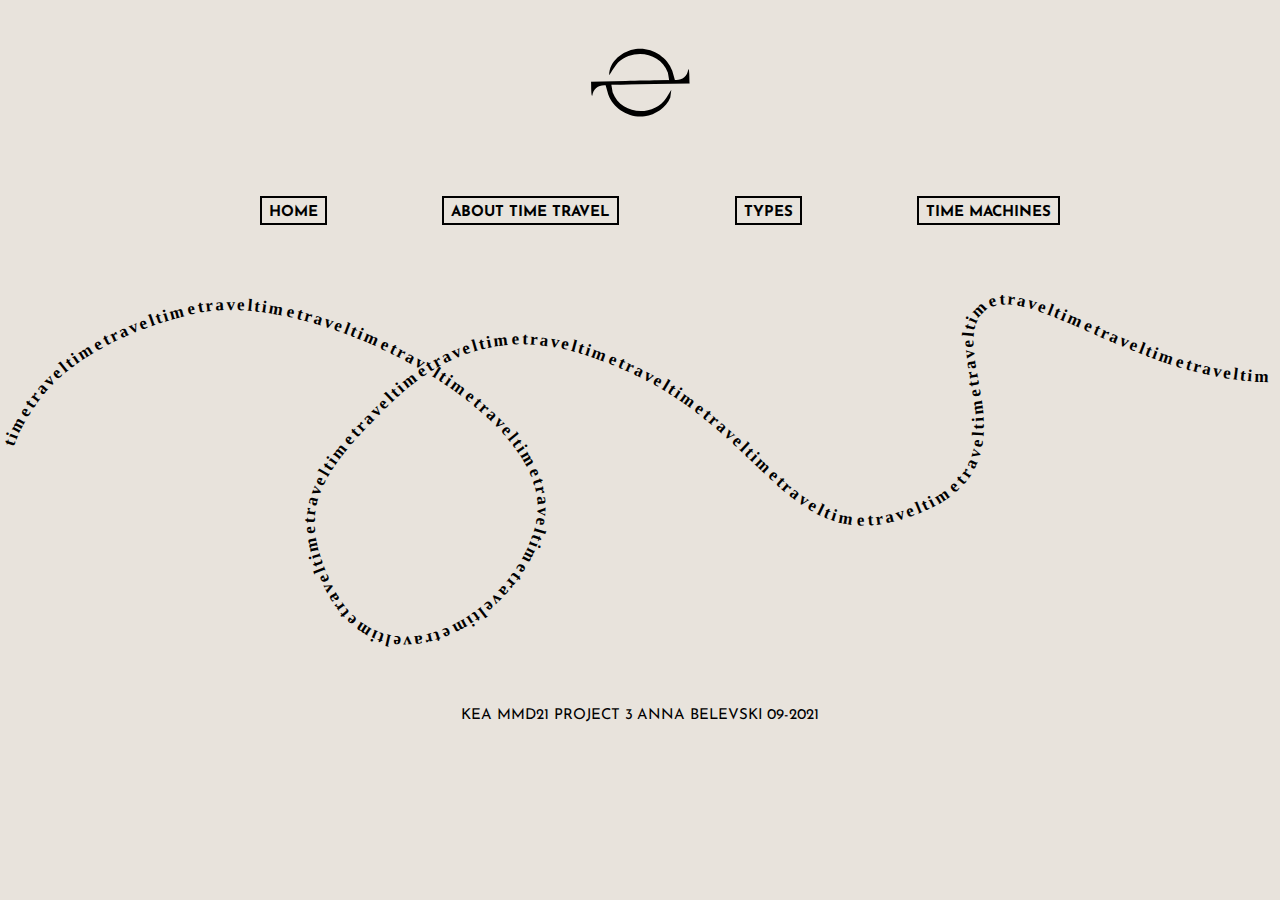
<file: index.html>
<!DOCTYPE html>
<html lang="en">

<head>
    <meta charset="utf-8">
    <meta content="width=device-width, initial-scale=1" name="viewport" />
    <title>Time Travel</title>
    <link rel="stylesheet" href="CSS/grid.css">
</head>

<body>
<main>

    <div class="logonavbar">

        <div class="logo">
                <img src="images/logo_1.svg" alt="logo" class="logo_img">
        </div>
        
        <div class="navbar">
            <ul>
                <li><a href="index.html" class="homenav">home</a></li>
                <li><a href="about.html" class="aboutnav">about time travel</a></li>
                <li><a href="types.html" class="typesnav">types</a></li>
                <li><a href="machines.html" class="machinesnav">time machines</a></li>
            </ul>
        </div>
        </div>

<div class="flow">
    <img src="images/flow_image.svg" alt="flowtext" id="flowtext_img">
</div>

</main>

<footer>
        <ul>
            <li>KEA MMD21 PROJECT 3</li>
            <li>ANNA BELEVSKI</li>
            <li>09-2021</li>
        </ul>
</footer>

</body>
</html>
</file>
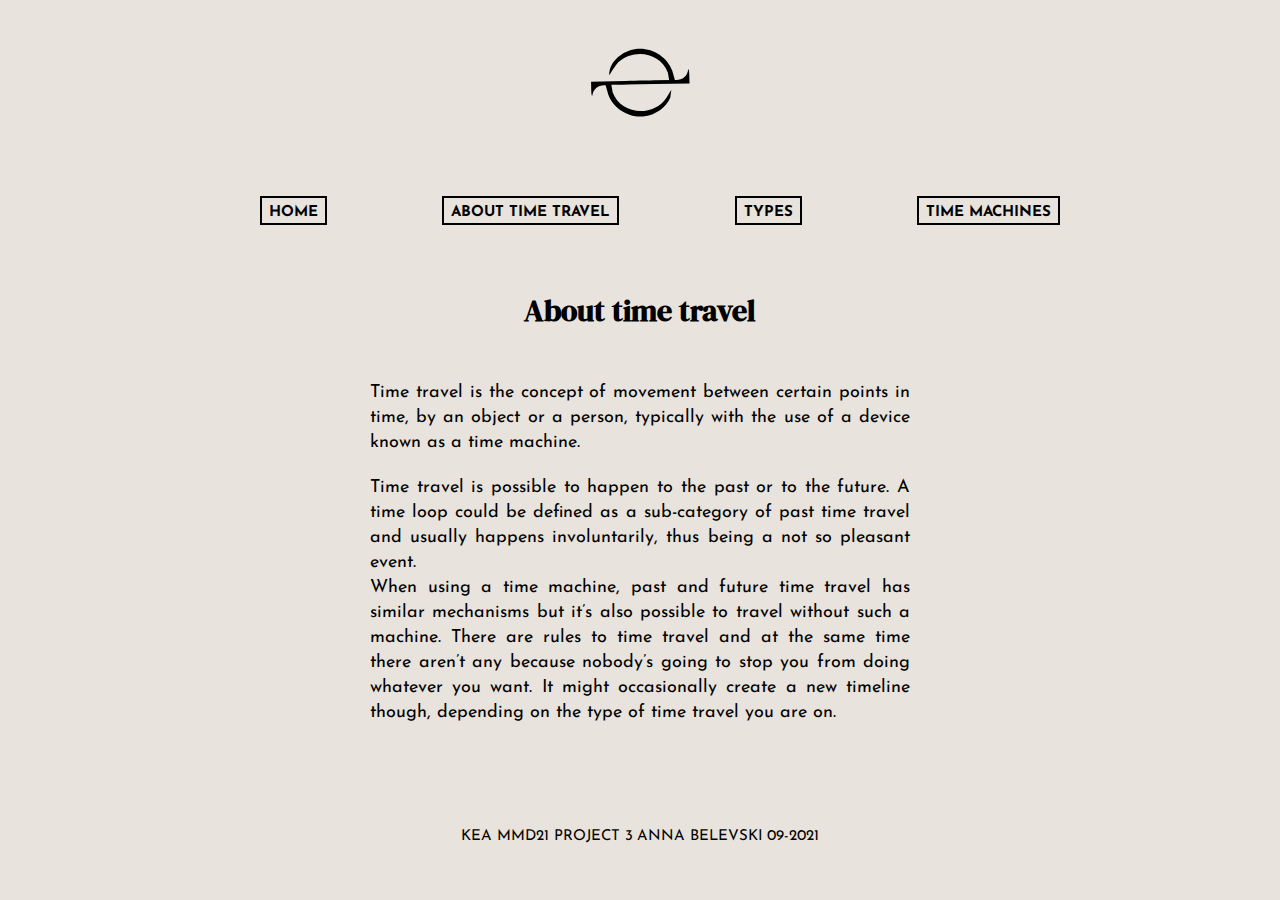
<file: about.html>
<!DOCTYPE html>
<html lang="en">

<head>
    <meta charset="utf-8">
    <meta content="width=device-width, initial-scale=1" name="viewport" />
    <title>About time travel</title>
    <link rel="stylesheet" href="CSS/grid.css">
</head>

<body>
<main>

    <div class="logonavbar">

        <div class="logo">
                <img src="images/logo_1.svg" alt="logo" class="logo_img">
        </div>
        
        <div class="navbar">
            <ul>
                <li><a href="index.html" class="homenav">home</a></li>
                <li><a href="about.html" class="aboutnav">about time travel</a></li>
                <li><a href="types.html" class="typesnav">types</a></li>
                <li><a href="machines.html" class="machinesnav">time machines</a></li>
            </ul>
        </div>
        </div>

<div class="title">
    <h1>About time travel</h1>
</div>

<div id=text1>
    <p>Time travel is the concept of movement between certain points in time, by an object or a person, typically with the use of a device known as a time machine.</p>
    <p>Time travel is possible to happen to the past or to the future. A time loop could be defined as a sub-category of past time travel and usually happens involuntarily, thus being a not so pleasant event.<br>When using a time machine, past and future time travel has similar mechanisms but it’s also possible to travel without such a machine. There are rules to time travel and at the same time there aren’t any because nobody’s going to stop you from doing whatever you want. It might occasionally create a new timeline though, depending on the type of time travel you are on.
    </p>
</div>
</main>

<footer>
        <ul>
            <li>KEA MMD21 PROJECT 3</li>
            <li>ANNA BELEVSKI</li>
            <li>09-2021</li>
        </ul>
</footer>

</body>
</html>
</file>
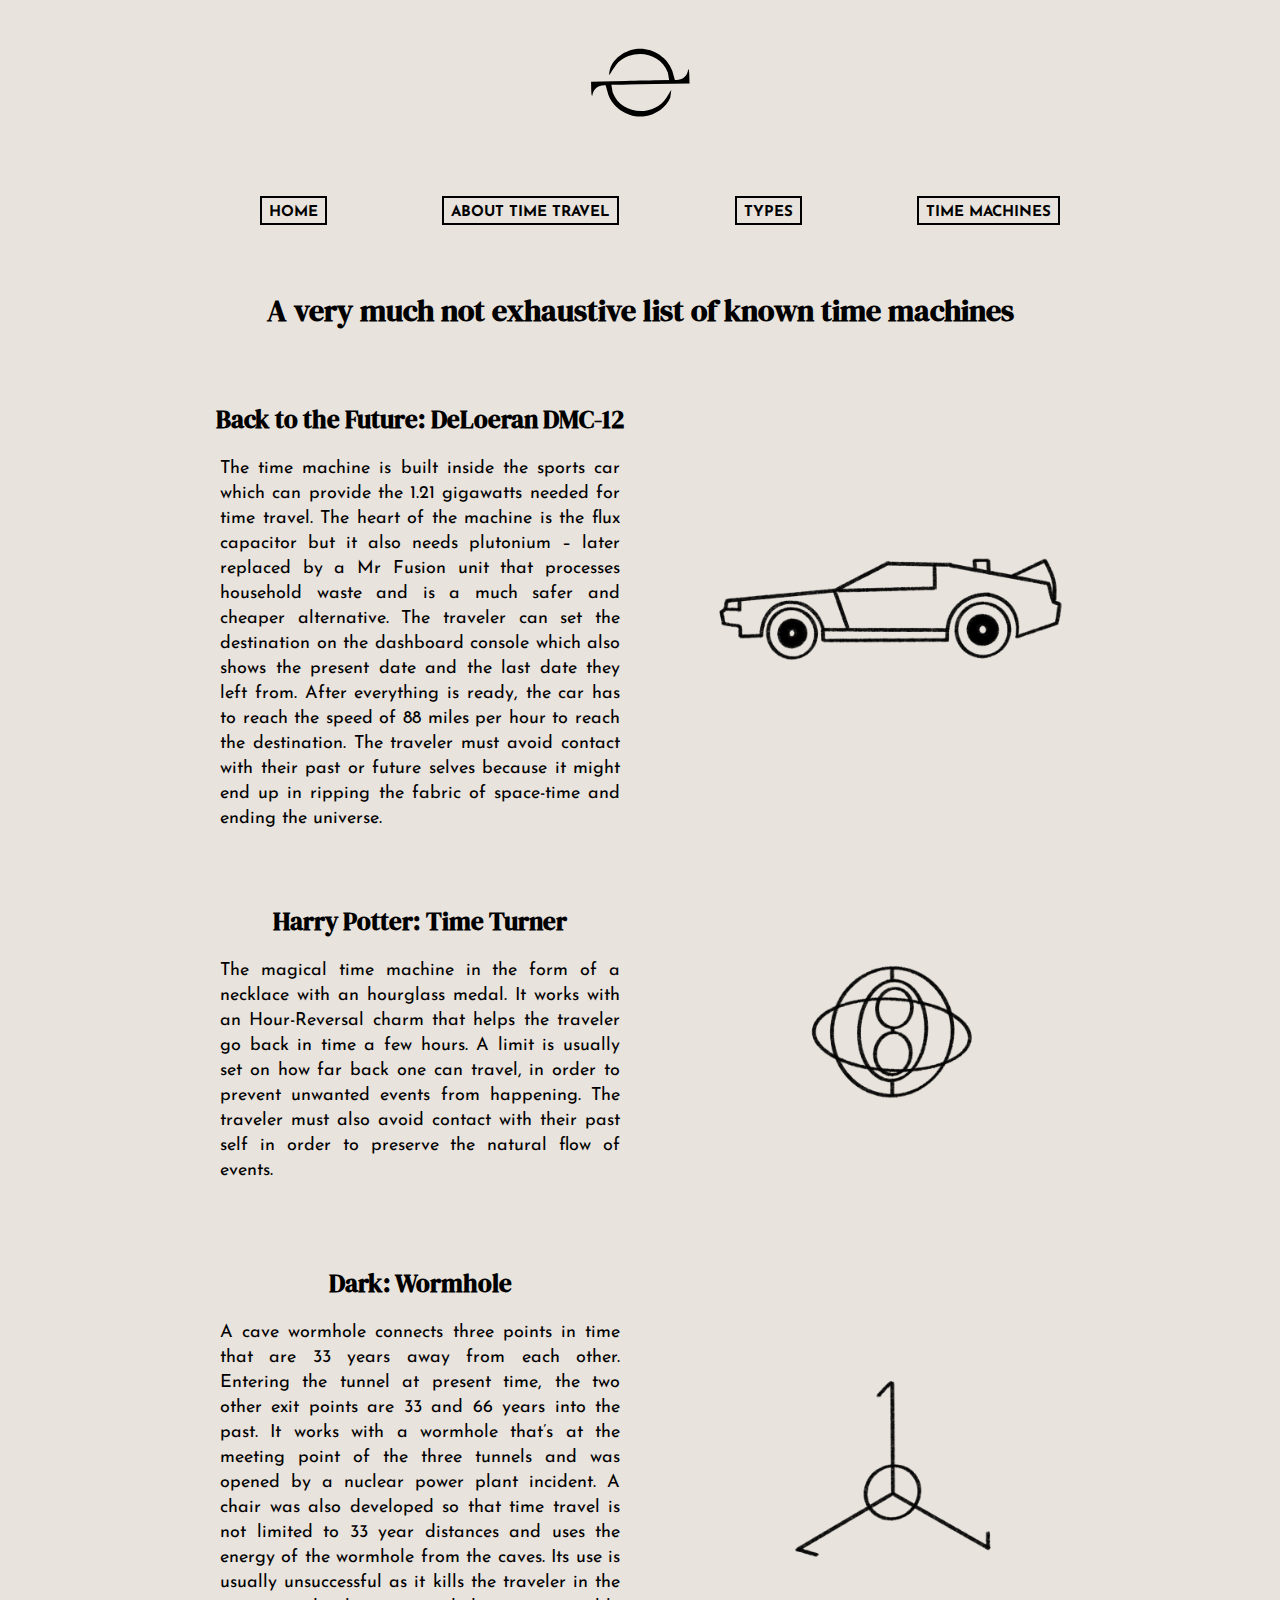
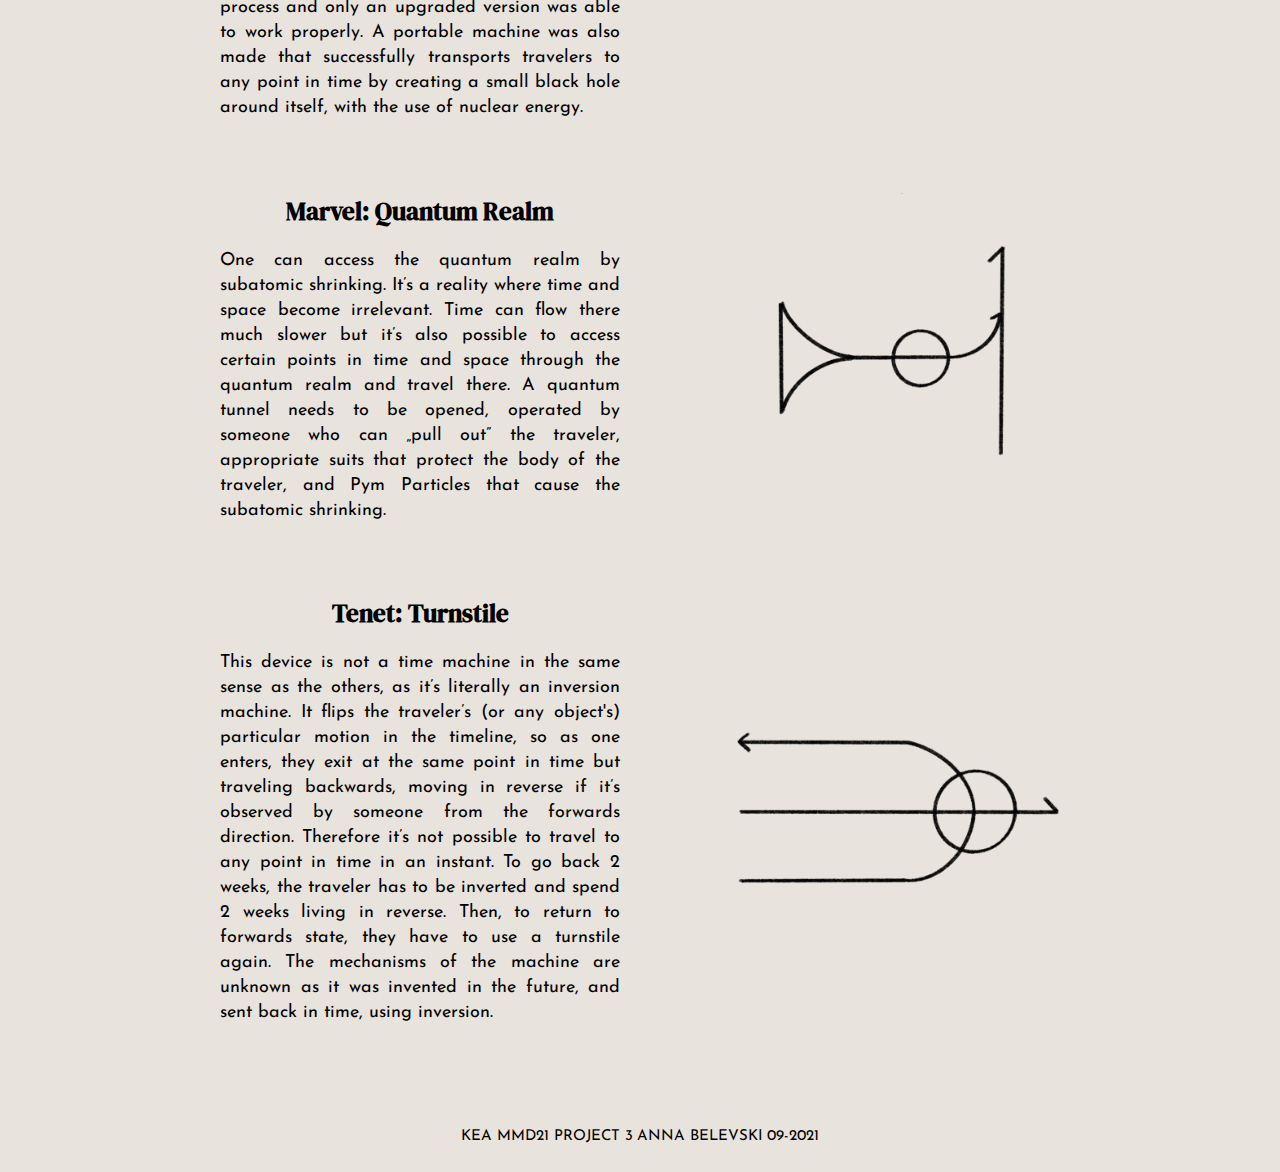
<file: machines.html>
<!DOCTYPE html>
<html lang="en">

<head>
    <meta charset="utf-8">
    <meta content="width=device-width, initial-scale=1" name="viewport" />
    <title>Time machines</title>
    <link rel="stylesheet" href="CSS/grid.css">
</head>

<body>
<main>

    <div class="logonavbar">

        <div class="logo">
                <img src="images/logo_1.svg" alt="logo" class="logo_img">
        </div>
        
        <div class="navbar">
            <ul>
                <li><a href="index.html" class="homenav">home</a></li>
                <li><a href="about.html" class="aboutnav">about time travel</a></li>
                <li><a href="types.html" class="typesnav">types</a></li>
                <li><a href="machines.html" class="machinesnav">time machines</a></li>
            </ul>
        </div>
        </div>

<div class="title">
    <h1>A very much not exhaustive list of known time machines</h1>
</div>

<div id=text3>

<div id="car">
    <h2>Back to the Future: DeLoeran DMC-12</h2>
        <p>The time machine is built inside the sports car which can provide the 1.21 gigawatts needed for time travel. The heart of the machine is the flux capacitor but it also needs plutonium – later replaced by a Mr Fusion unit that processes household waste and is a much safer and cheaper alternative. The traveler can set the destination on the dashboard console which also shows the present date and the last date they left from. After everything is ready, the car has to reach the speed of 88 miles per hour to reach the destination. The traveler must avoid contact with their past or future selves because it might end up in ripping the fabric of space-time and ending the universe.</p>
</div>

        <img src="images/car.PNG" alt="DeLorean" id="car_img">

<div id="timeturner">
    <h2>Harry Potter: Time Turner</h2>
        <p>The magical time machine in the form of a necklace with an hourglass medal. It works with an Hour-Reversal charm that helps the traveler go back in time a few hours. A limit is usually set on how far back one can travel, in order to prevent unwanted events from happening. The traveler must also avoid contact with their past self in order to preserve the natural flow of events.</p>
    </div>

        <img src="images/timeturner.PNG" alt="time turner medal" id="timeturner_img">

<div id="wormhole">
    <h2>Dark: Wormhole</h2>
        <p>A cave wormhole connects three points in time that are 33 years away from each other. Entering the tunnel at present time, the two other exit points are 33 and 66 years into the past. It works with a wormhole that’s at the meeting point of the three tunnels and was opened by a nuclear power plant incident. A chair was also developed so that time travel is not limited to 33 year distances and uses the energy of the wormhole from the caves. Its use is usually unsuccessful as it kills the traveler in the process and only an upgraded version was able to work properly. A portable machine was also made that successfully transports travelers to any point in time by creating a small black hole around itself, with the use of nuclear energy.</p>
    </div>

        <img src="images/wormhole.PNG" alt="wormhole" id="wormhole_img">

<div id="quantum">
    <h2>Marvel: Quantum Realm</h2>
        <p>One can access the quantum realm by subatomic shrinking. It’s a reality where time and space become irrelevant. Time can flow there much slower but it’s also possible to access certain points in time and space through the quantum realm and travel there. A quantum tunnel needs to be opened, operated by someone who can „pull out” the traveler, appropriate suits that protect the body of the traveler, and Pym Particles that cause the subatomic shrinking.</p>
    </div>

        <img src="images/quantum.PNG" alt="quantum realm" id="quantum_img">

<div id="turnstile">
    <h2>Tenet: Turnstile</h2>
        <p>This device is not a time machine in the same sense as the others, as it’s literally an inversion machine. It flips the traveler’s (or any object's) particular motion in the timeline, so as one enters, they exit at the same point in time but traveling backwards, moving in reverse if it’s observed by someone from the forwards direction. Therefore it’s not possible to travel to any point in time in an instant. To go back 2 weeks, the traveler has to be inverted and spend 2 weeks living in reverse. Then, to return to forwards state, they have to use a turnstile again. The mechanisms of the machine are unknown as it was invented in the future, and sent back in time, using inversion.</p>
    </div>

        <img src="images/turnstile.PNG" alt="turnstile" id="turnstile_img">

    </div>

</main>

<footer>
        <ul>
            <li>KEA MMD21 PROJECT 3</li>
            <li>ANNA BELEVSKI</li>
            <li>09-2021</li>
        </ul>
</footer>

</body>
</html>
</file>
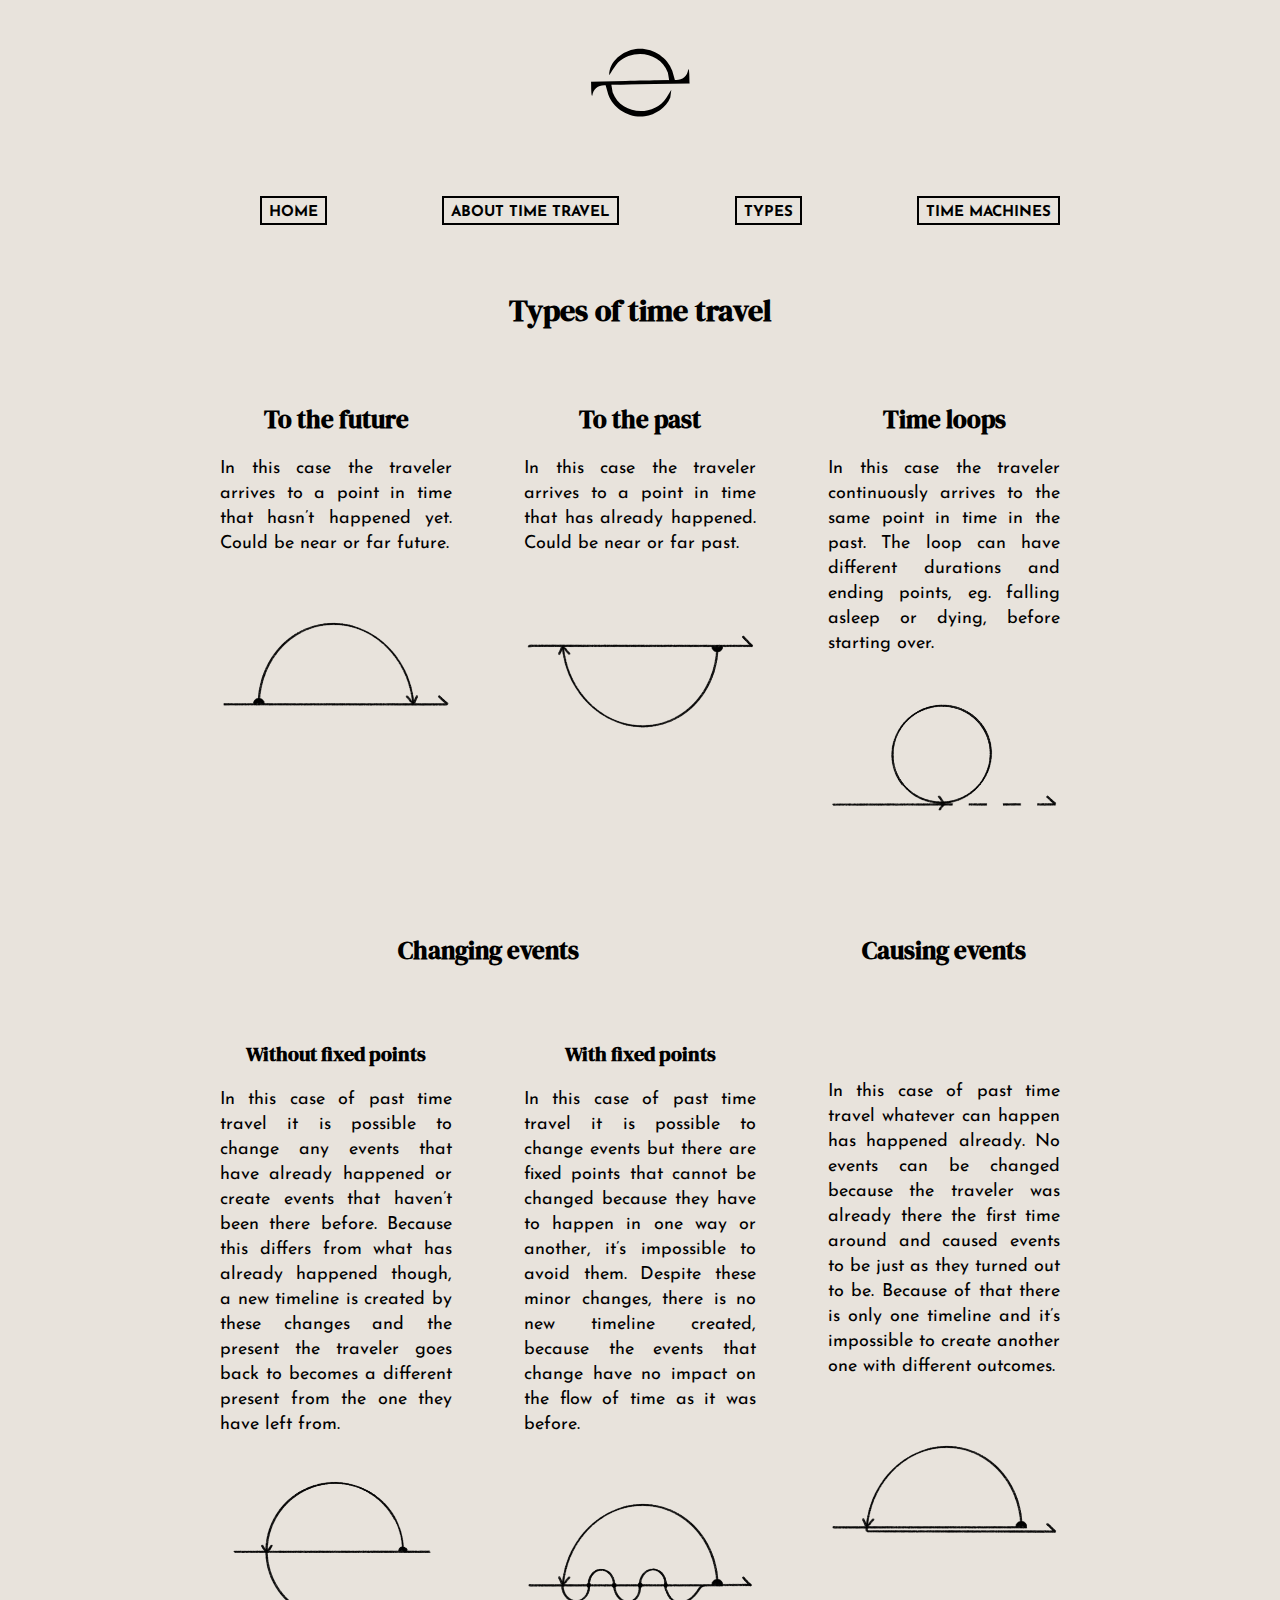
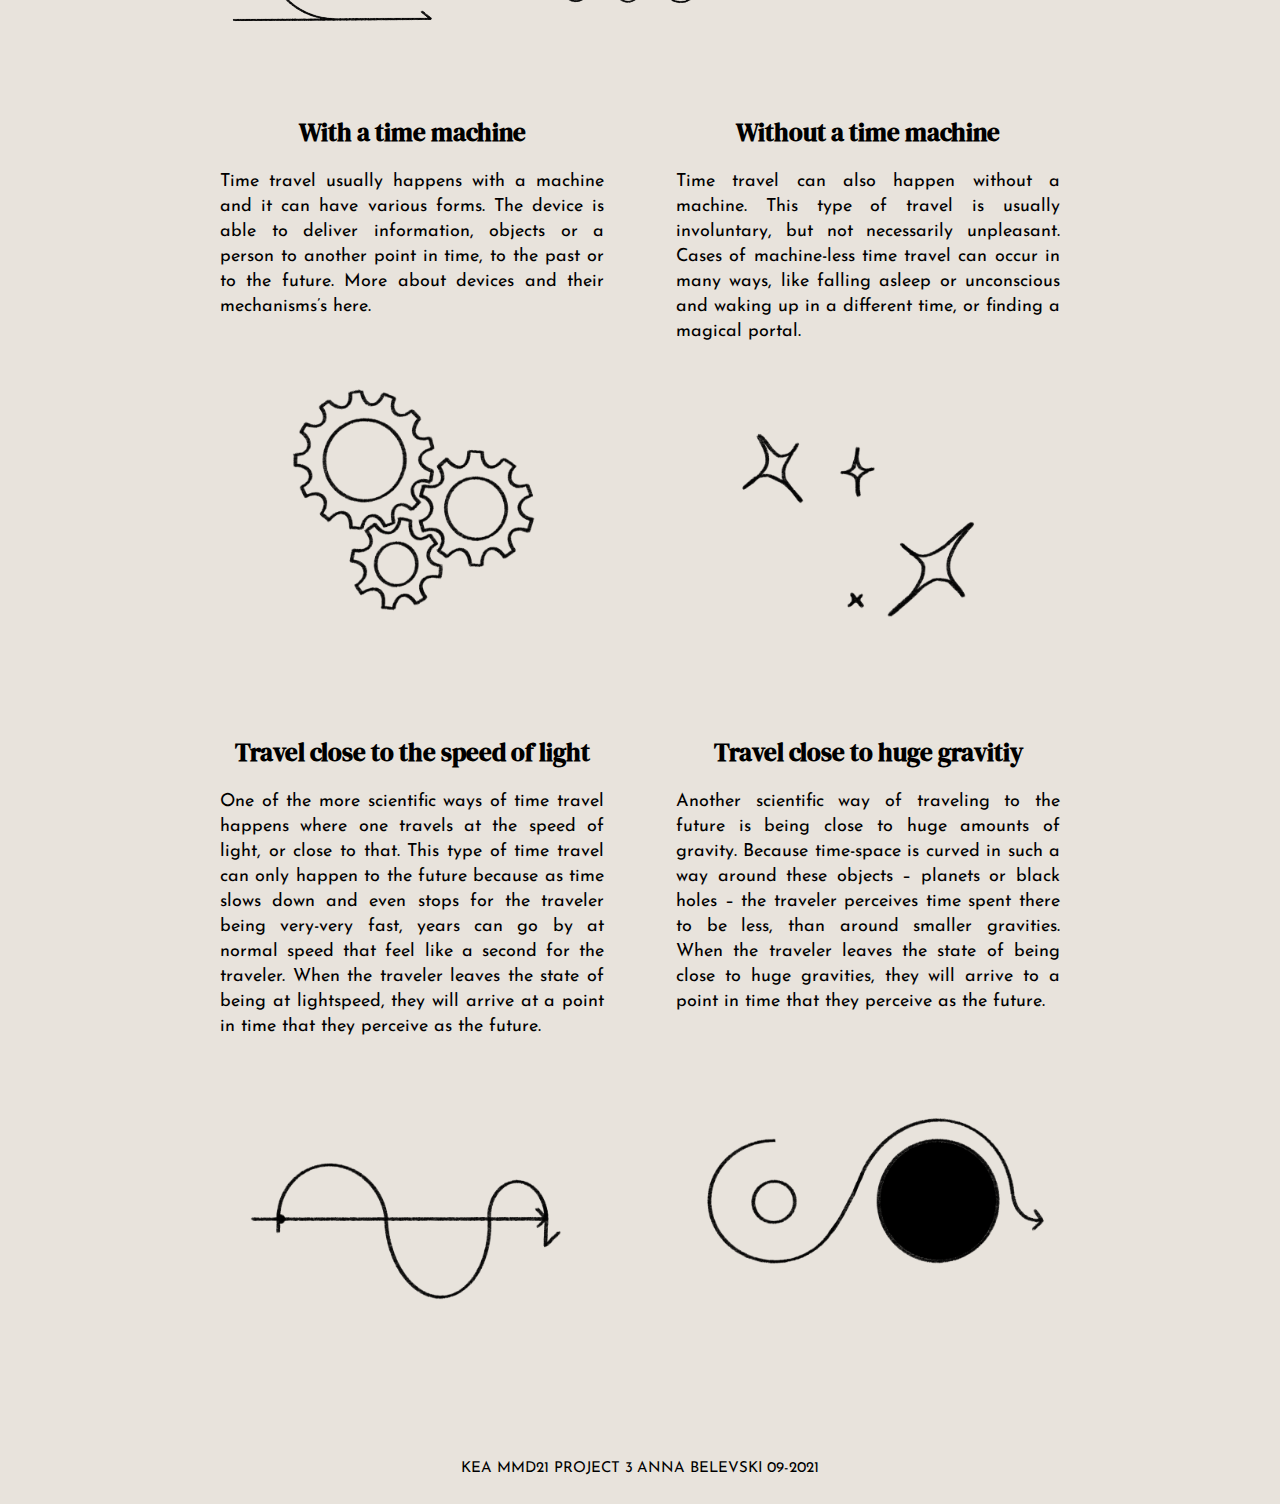
<file: types.html>
<!DOCTYPE html>
<html lang="en">

<head>
    <meta charset="utf-8">
    <meta content="width=device-width, initial-scale=1" name="viewport" />
    <title>Types of time travel</title>
    <link rel="stylesheet" href="CSS/grid.css">
</head>

<body>
<main>

<div class="logonavbar">

<div class="logo">
        <img src="images/logo_1.svg" alt="logo" class="logo_img">
</div>

<div class="navbar">
    <ul>
        <li><a href="index.html" class="homenav">home</a></li>
        <li><a href="about.html" class="aboutnav">about time travel</a></li>
        <li><a href="types.html" class="typesnav">types</a></li>
        <li><a href="machines.html" class="machinesnav">time machines</a></li>
    </ul>
</div>
</div>

<div class="title">
    <h1>Types of time travel</h1>
</div>

<div id="text2">

<div id="f">
    <h2>To the future</h2>
        <p>In this case the traveler arrives to a point in time that hasn’t happened yet. Could be near or far future.</p>

        <img src="images/future.PNG" alt="travel to the future">
</div>

<div id="p">
    <h2>To the past</h2>
        <p>In this case the traveler arrives to a point in time that has already happened. Could be near or far past. </p>

        <img src="images/past.PNG" alt="travel to the past">
</div>

<div id="tl">
    <h2>Time loops</h2>
        <p>In this case the traveler continuously arrives to the same point in time in the past. The loop can have different durations and ending points, eg. falling asleep or dying, before starting over.</p>

        <img src="images/timeloop.PNG" alt="time loop">
</div>

    <h2 id="change_title">Changing events</h2>

<div id="nofix">
        <h3>Without fixed points</h3>
            <p>In this case of past time travel it is possible to change any events that have already happened or create events that haven’t been there before. Because this differs from what has already happened though, a new timeline is created by these changes and the present the traveler goes back to becomes a different present from the one they have left from.</p>

            <img src="images/newtimeline.PNG" alt="creating a new timeline">
</div>

<div id="fix">
        <h3>With fixed points</h3>
            <p>In this case of past time travel it is possible to change events but there are fixed points that cannot be changed because they have to happen in one way or another, it’s impossible to avoid them. Despite these minor changes, there is no new timeline created, because the events that change have no impact on the flow of time as it was before.</p>

            <img src="images/fixedpoints.PNG" alt="changing events with fixed points">
</div>


    <h2 id="cause_title">Causing events</h2>
<div id="cause">
        <p>In this case of past time travel whatever can happen has happened already. No events can be changed because the traveler was already there the first time around and caused events to be just as they turned out to be. Because of that there is only one timeline and it’s impossible to create another one with different outcomes. </p>

        <img src="images/sametimeline.PNG" alt="causing events on the one timeline">
</div>

<div id="machine">
    <h2>With a time machine</h2>
        <p>Time travel usually happens with a machine and it can have various forms. The device is able to deliver information, objects or a person to another point in time, to the past or to the future. More about devices and their mechanisms’s <a href="machines.html"a>here</a>.</p>

        <img src="images/machine.PNG" alt="time machine">
</div>

<div id="nomachine">
    <h2>Without a time machine</h2>
        <p>Time travel can also happen without a machine. This type of travel is usually involuntary, but not necessarily unpleasant. Cases of machine-less time travel can occur in many ways, like falling asleep or unconscious and waking up in a different time, or finding a magical portal.</p>

        <img src="images/nothing.PNG" alt="no time machine">
</div>

<div id="speed">
    <h2>Travel close to the speed of light</h2>
        <p>One of the more scientific ways of time travel happens where one travels at the speed of light, or close to that. This type of time travel can only happen to the future because as time slows down and even stops for the traveler being very-very fast, years can go by at normal speed that feel like a second for the traveler. When the traveler leaves the state of being at lightspeed, they will arrive at a point in time that they perceive as the future.</p>

        <img src="images/speed.PNG" alt="lightspeed">
</div>

<div id="gravity">
    <h2>Travel close to huge gravitiy</h2>
        <P>Another scientific way of traveling to the future is being close to huge amounts of gravity. Because time-space is curved in such a way around these objects – planets or black holes – the traveler perceives time spent there to be less, than around smaller gravities. When the traveler leaves the state of being close to huge gravities, they will arrive to a point in time that they perceive as the future.</P>

        <img src="images/gravity.PNG" alt="huge gravity">
</div>

</div>

</main>

<footer>
        <ul>
            <li>KEA MMD21 PROJECT 3</li>
            <li>ANNA BELEVSKI</li>
            <li>09-2021</li>
        </ul>
</footer>

</body>
</html>
</file>
<file: CSS/grid.css>
@import url('https://fonts.googleapis.com/css2?family=Josefin+Sans&family=Josefin+Slab:wght@500&display=swap');
@import url('https://fonts.googleapis.com/css2?family=DM+Serif+Display&family=Josefin+Sans&family=Josefin+Slab:wght@500&display=swap');
@import url('https://fonts.googleapis.com/css2?family=Josefin+Sans:wght@700&display=swap');


/* colors, fonts */
body {
    background-color:#E8E3DC;
}

p {
    font-family: 'Josefin Sans', sans-serif;
    font-size: 18px;
    line-height: 25px;
    text-align: justify;
    margin: 20px;
}

h1 {
    font-family: 'DM Serif Display', serif;
    text-align: center;
    font-size: 30px;
}

h2 {
    font-family: 'DM Serif Display', serif;
    text-align: center;
    font-size: 25px;
}

h3 {
    font-family: 'DM Serif Display', serif;
    text-align: center;
    font-size: 20px;
}

a {
    font-family: 'DM Serif Display', serif;
    text-align: center;
    font-size: 15px;
}

/*big grid */
body {
    display: grid;
    grid-template-columns: 100%;
    grid-auto-rows: auto;
    grid-gap: 2em;
    margin-left: 200px;
    margin-right: 200px;
}

.logonavbar {
    grid-row: 1 / 2;
}

footer {
    grid-row: 3 / 4;
    justify-self: center;
}

#text2, #text3 {
    grid-row: 2 / 3;
}

footer li {
    font-family: 'Josefin Sans', sans-serif;
    font-size: 15px;
    line-height: 15px;
    text-align: justify;
    list-style: none;
    display: inline;
}

footer ul {
    justify-self: center;
    padding: 0px;
    margin-bottom: 20px;
}

/*navbar grid */
.logonavbar {
    display: grid;
    grid-template-rows: 75% 25%;
}

.logo {
    grid-row: 1 / 2;
    grid-column: 1 / -1;
    justify-self: center;
    margin-top: 0px;
    margin-bottom: 20px;
}

.logo_img {
    width: 150px;
    height: 150px;
}

.navbar {
    grid-row: 2 / 3;
}

.logonavbar ul {
    margin: 20px;
    display: flex;
    justify-content: space-between;
    align-items: center;
}

.logonavbar li {
    list-style: none;
    text-transform: uppercase;
}

.navbar a:link {
    font-family: 'Josefin Sans', sans-serif;
    font-weight: bolder;
    color: black;
    text-decoration: none;
    border: 2px solid black;
    padding: 7px 7px 3px 7px;
}
.navbar a:active {
    font-family: 'Josefin Sans', sans-serif;
    color: white;
    text-decoration: none;
    border: 2px solid white;
}
.navbar a:visited {
    font-family: 'Josefin Sans', sans-serif;
    color: #000;
    text-decoration: none;
}
.navbar a:hover {
    font-family: 'Josefin Sans', sans-serif;
    color:white;
    text-decoration: none;
    border: 2px solid white;
}

#machine a:link {
    font-family: 'Josefin Sans', sans-serif;
    font-size: 18px;
    color: black;
    text-decoration: none;
}

#machine a:active {
    font-family: 'Josefin Sans', sans-serif;
    color: white;
    text-decoration: none;
}

#machine a:visited {
    font-family: 'Josefin Sans', sans-serif;
    color: #000;
    text-decoration: none;
}

#machine a:hover {
    font-family: 'Josefin Sans', sans-serif;
    color:white;
    text-decoration: none;
}

.flow {
    height: auto;
    margin-top: 50px;
    margin-bottom: 0px;
    margin-left: -200px;
    margin-right: -200px;
}

#flowtext_img {
    margin-bottom: -30px;
    margin-top: 0px;
    width: 100%;
}

/* HEADER */
h1 {
    text-align: center;
    margin: 50px;
}

/* MAIN TEXT grids */
#text2 {
    display: grid;
    grid-template-columns: repeat(6, 1fr);
    grid-gap: 2em;
}

#text3 {
    display: grid;
    grid-template-columns: 50% 50%;
    grid-gap: 2em;
}

/* ABOUT */
#text1 {
    margin-right: 150px;
    margin-left: 150px;
}

/* TYPES */
#f {
    grid-column: 1 / 3;
    grid-row: 1;
}

#p {
    grid-column: 3 / 5;
    grid-row: 1;
}

#tl {
    grid-column: 5 / 7;
    grid-row: 1;
}

#change_title {
    grid-column: 1 / 5;
    grid-row: 2;
    text-align: center;
}

#nofix {
    grid-column: 1 / 3;
    grid-row: 3;
}

#fix {
    grid-column: 3 / 5;
    grid-row: 3;
}

#cause_title {
    grid-column: 5 / 7;
    grid-row: 2;
}

#cause {
    grid-column: 5 / 7;
    grid-row: 3;
    margin-top: 40px;
}

#machine {
    grid-column: 1 / 4;
    grid-row: 4;
}

#nomachine {
    grid-column: 4 / 7;
    grid-row: 4;
}

#speed {
    grid-column: 1 / 4;
    grid-row: 5;
}

#gravity {
    grid-column: 4 / 7;
    grid-row: 5;
}
#text2 img {
    display: block;
    margin-left: auto;
    margin-right: auto;
    width: 100%;
}

/* TIME MACHINES */
#car {
    grid-column: 1 / 2;
    grid-row: 1 / 2;
}

#car_img {
    grid-column: 2 / 3;
    grid-row: 1 / 2;
    max-width: 100%;
    align-self: center;
}

#timeturner {
    grid-column: 1 / 2;
    grid-row: 2 / 3;
}

#timeturner_img {
    grid-column: 2 / 3;
    grid-row: 2 / 3;
    max-width: 100%;
    align-self: center;
}

#wormhole {
    grid-column: 1 / 2;
    grid-row: 3 / 4;
}

#wormhole_img {
    grid-column: 2 / 3;
    grid-row: 3 / 4;
    max-width: 100%;
    align-self: center;
}

#quantum {
    grid-column: 1 / 2;
    grid-row: 4 / 5;
}

#quantum_img {
    grid-column: 2 / 3;
    grid-row: 4 / 5;
    max-width: 100%;
    align-self: center;
}

#turnstile {
    grid-column: 1 / 2;
    grid-row: 5 / 6;
}

#turnstile_img {
    grid-column: 2 / 3;
    grid-row: 5 / 6;
    max-width: 100%;
    align-self: center;
}


@media only screen and (max-width: 1100px) {

/*big grid */
body {
    display: grid;
    grid-template-columns: 100%;
    grid-auto-rows: auto;
    grid-gap: 2em;
    margin-left: 50px;
    margin-right: 50px;
    margin-bottom: 0px;
}

/*navbar grid */
.logonavbar {
    display: grid;
    grid-template-rows: 40% 60%;
}

.logo {
    grid-row: 1 / 2;
    grid-column: 1 / -1;
    margin-top: 0px;
    margin-bottom: 20px;
}

.logo_img {
    width: 150px;
    height: 150px;
    justify-self: center;
}

.navbar {
    grid-row: 2 / 3;
}

.logonavbar ul {
    display: list-item;
    list-style: none;
    justify-self: center;
    text-align: center;
    padding: 0px;
}

.logonavbar li {
    text-transform: uppercase;
    margin: 20px 30px 20px 30px;
}

.flow {
    height: auto;
    margin-top: 0px;
    margin-bottom: 0px;
    margin-left: -50px;
    margin-right: -50px;
}

#flowtext_img {
    margin-bottom: -30px;
    margin-top: 0px;
    width: 100%;
}

h1 {
    margin-top: 50px;
}

/* ABOUT */
#text1 {
    margin-right: 50px;
    margin-left: 50px;
}

footer {
    margin: 0px;
}
footer li {
    font-size: 13px;
}
}

/* Types of time travel has earlier breaking points */
@media only screen and (max-width: 730px) {

#text2 {
    display: grid;
    grid-template-columns: 1fr;
    grid-gap: 1em;
}

/* TYPES */

#text2 img {
    display: block;
    margin-left: auto;
    margin-right: auto;
    width: 70%;
}

#f {
    grid-column: 1 / -1;
    grid-row: 1;
}

#p {
    grid-column: 1 / -1;
    grid-row: 2;
}

#tl {
    grid-column: 1 / -1;
    grid-row: 3;
}

#change_title {
    grid-column: 1 / -1;
    grid-row: 4;
    text-align: center;
}

#nofix {
    grid-column: 1 / -1;
    grid-row: 5;
}

#fix {
    grid-column: 1 / -1;
    grid-row: 6;
}

#cause_title {
    grid-column: 1 / -1;
    grid-row: 7;
    margin-bottom: 0px;
}

#cause {
    grid-column: 1 / -1;
    grid-row: 8;
    margin-top: 0px;
}

#machine {
    grid-column: 1 / -1;
    grid-row: 9;
}

#nomachine {
    grid-column: 1 / -1;
    grid-row: 10;
}

#speed {
    grid-column: 1 / -1;
    grid-row: 11;
}

#gravity {
    grid-column: 1 / -1;
    grid-row: 12;
}

h1 {
    margin-top: -10px;
    margin-bottom: 30px;
    font-size: 25px;
}

h2 {
    font-size: 20px;
}

h3 {
    font-size: 18px;
}
}

@media only screen and (max-width: 600px) {

/*big grid */
body {
    display: grid;
    grid-template-columns: 100%;
    grid-auto-rows: auto;
    grid-gap: 2em;
    margin-left: 20px;
    margin-right: 20px;
    margin-bottom: 0px;
}

/*navbar grid */
.logonavbar {
    display: grid;
    grid-template-rows: 40% 60%;
}

.logo {
    grid-row: 1 / 2;
    grid-column: 1 / -1;
    margin-top: 0px;
    margin-bottom: 20px;
}

.logo_img {
    width: 150px;
    height: 150px;
    justify-self: center;
}

.navbar {
    grid-row: 2 / 3;
}

.logonavbar ul {
    display: list-item;
    list-style: none;
    justify-self: center;
    text-align: center;
    padding: 0px;
}

.logonavbar li {
    text-transform: uppercase;
    margin: 20px 30px 20px 30px;
}

.flow {
    margin-top: 50px;
    margin-bottom: 50px;
    margin-left: -50px;
    margin-right: -50px;
}

#flowtext_img {
    margin-bottom: -30px;
    margin-top: 0px;
    width: 100%;
}

/* ABOUT */
#text1 {
    margin-right: 0px;
    margin-left: 0px;
}

/* TIME MACHINES */
#text3 {
    display: grid;
    grid-template-columns: 100%;
    grid-auto-rows: auto;
    grid-gap: 1em;
}

#car {
    grid-row: 1 / 2;
}

#car_img {
    grid-row: 2 / 3;
    grid-column: 1 / -1;
    align-self: center;
    min-height: 30vh;
    min-width: 80%;
}

#timeturner {
    grid-row: 3 / 4;
}

#timeturner_img {
    grid-row: 4 / 5;
    align-self: center;
    grid-column: 1 / -1;
    align-self: center;
    min-height: 30vh;
    min-width: 80%;
}

#wormhole {
    grid-row: 5 / 6;
}

#wormhole_img {
    grid-row: 6 / 7;
    align-self: center;
    grid-column: 1 / -1;
    align-self: center;
    min-height: 30vh;
    min-width: 80%;
}

#quantum {
    grid-row: 7 / 8;
}

#quantum_img {
    grid-row: 8 / 9;
    align-self: center;
    grid-column: 1 / -1;
    align-self: center;
    min-height: 30vh;
    min-width: 80%;
}

#turnstile {
    grid-row: 9 / 10;
}

#turnstile_img {
    grid-row: 10 / 11;
    align-self: center;
    grid-column: 1 / -1;
    align-self: center;
    min-height: 30vh;
    min-width: 80%;
}

footer {
    margin: 0px;
}
footer li {
    font-size: 10px;
}

h1 {
    margin-bottom: 20px;
    font-size: 23px;
}
}
</file>
